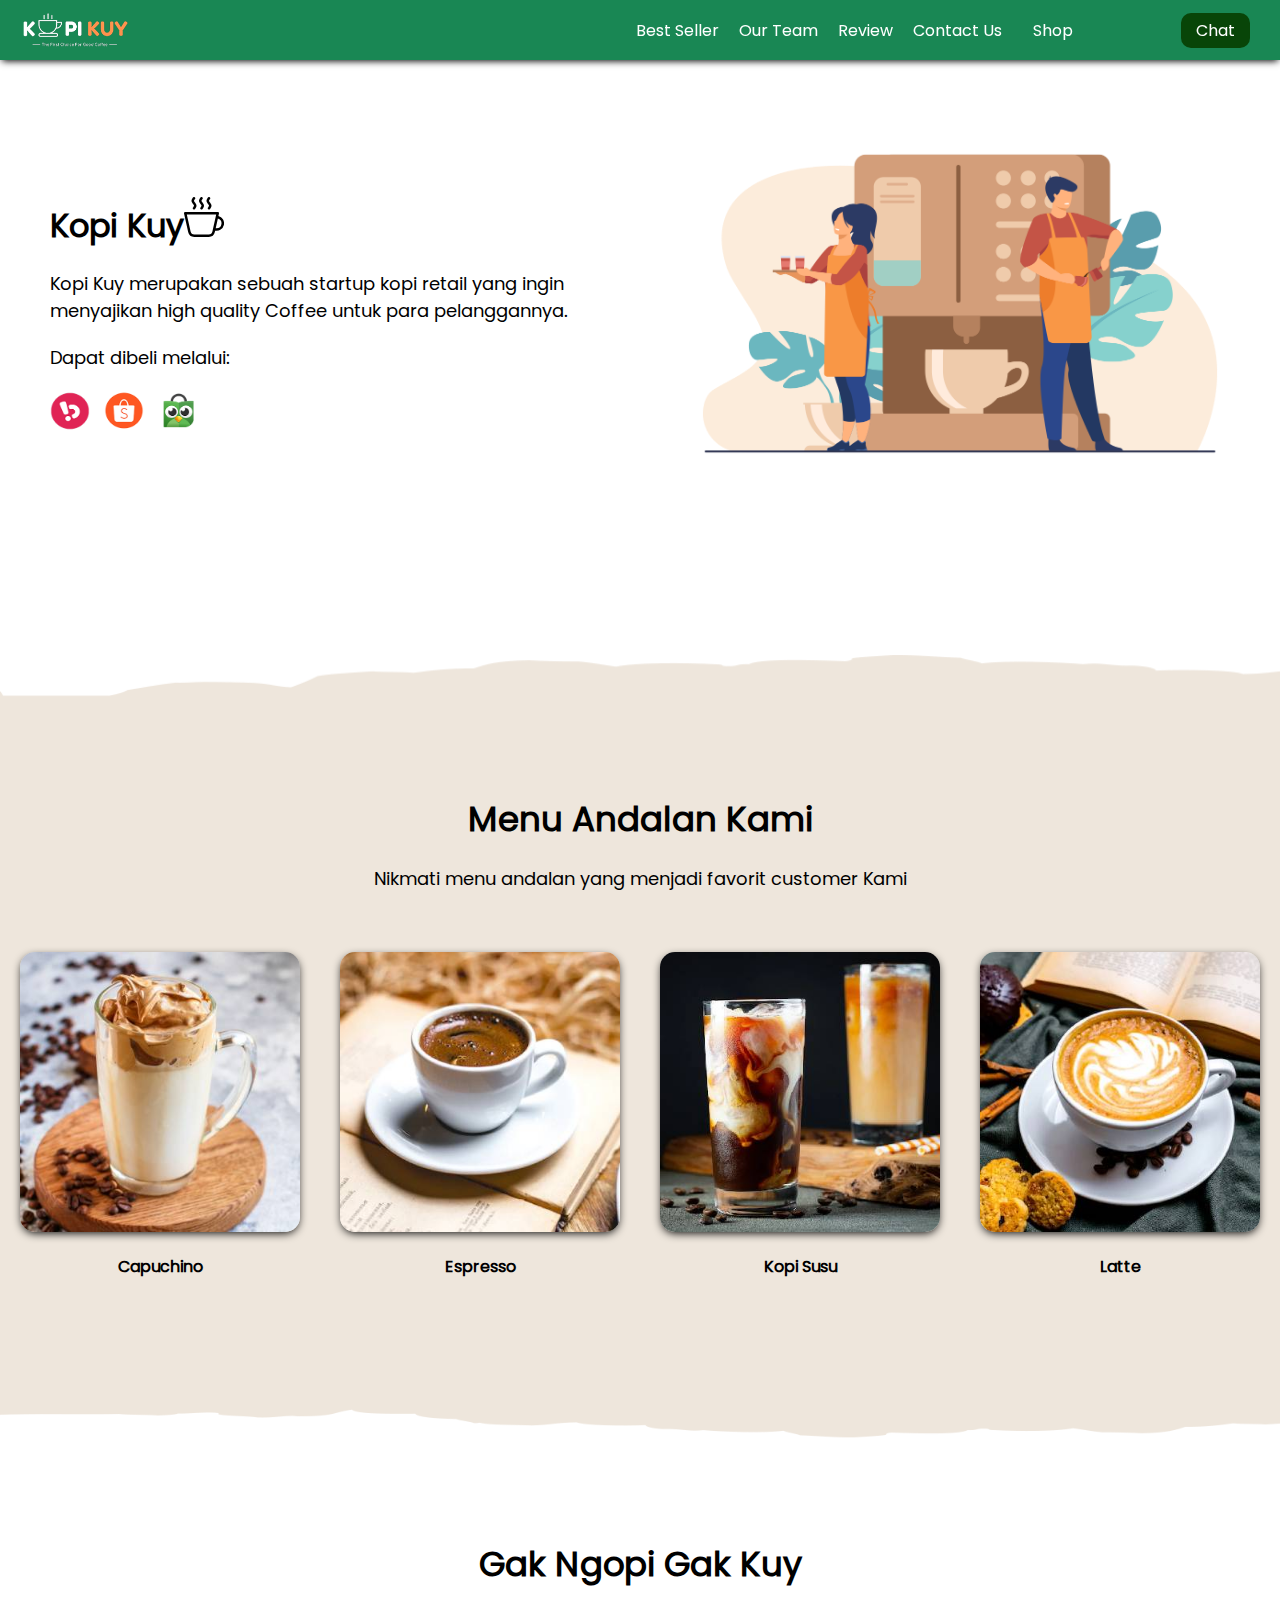
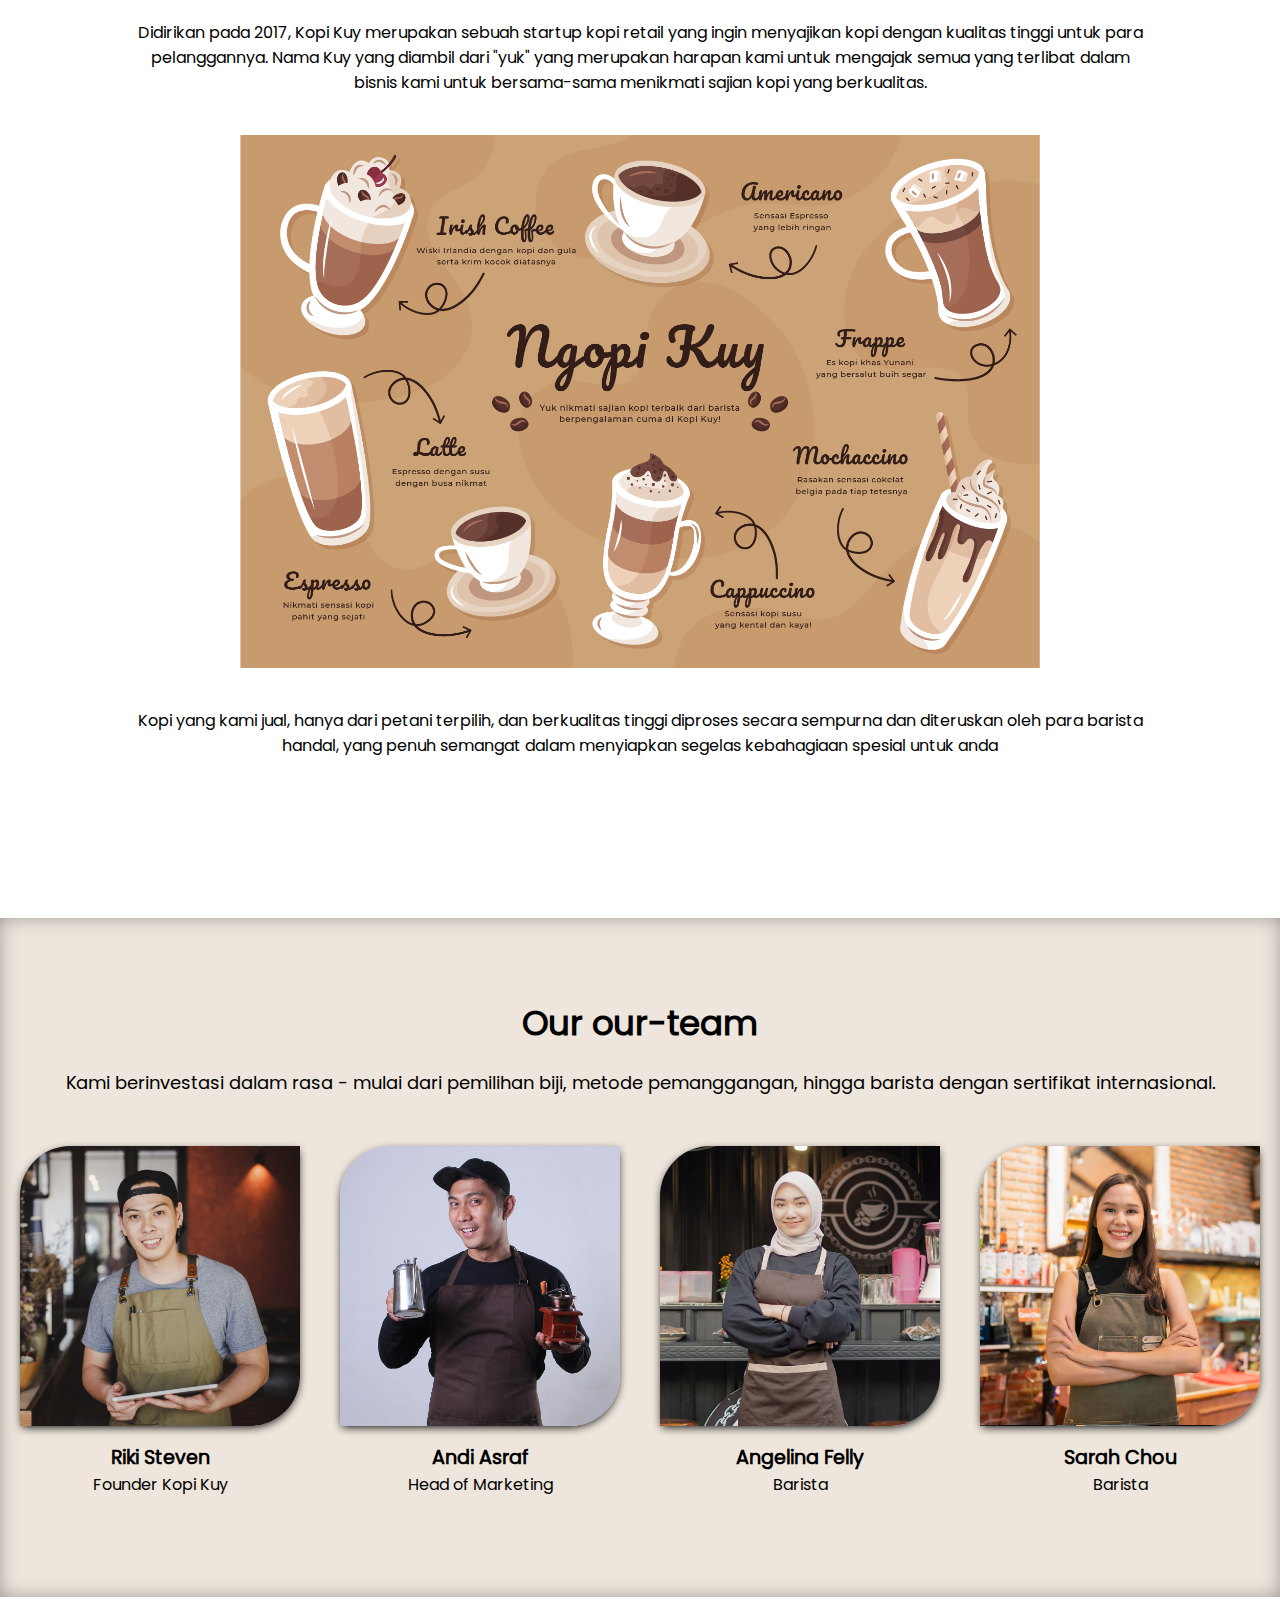
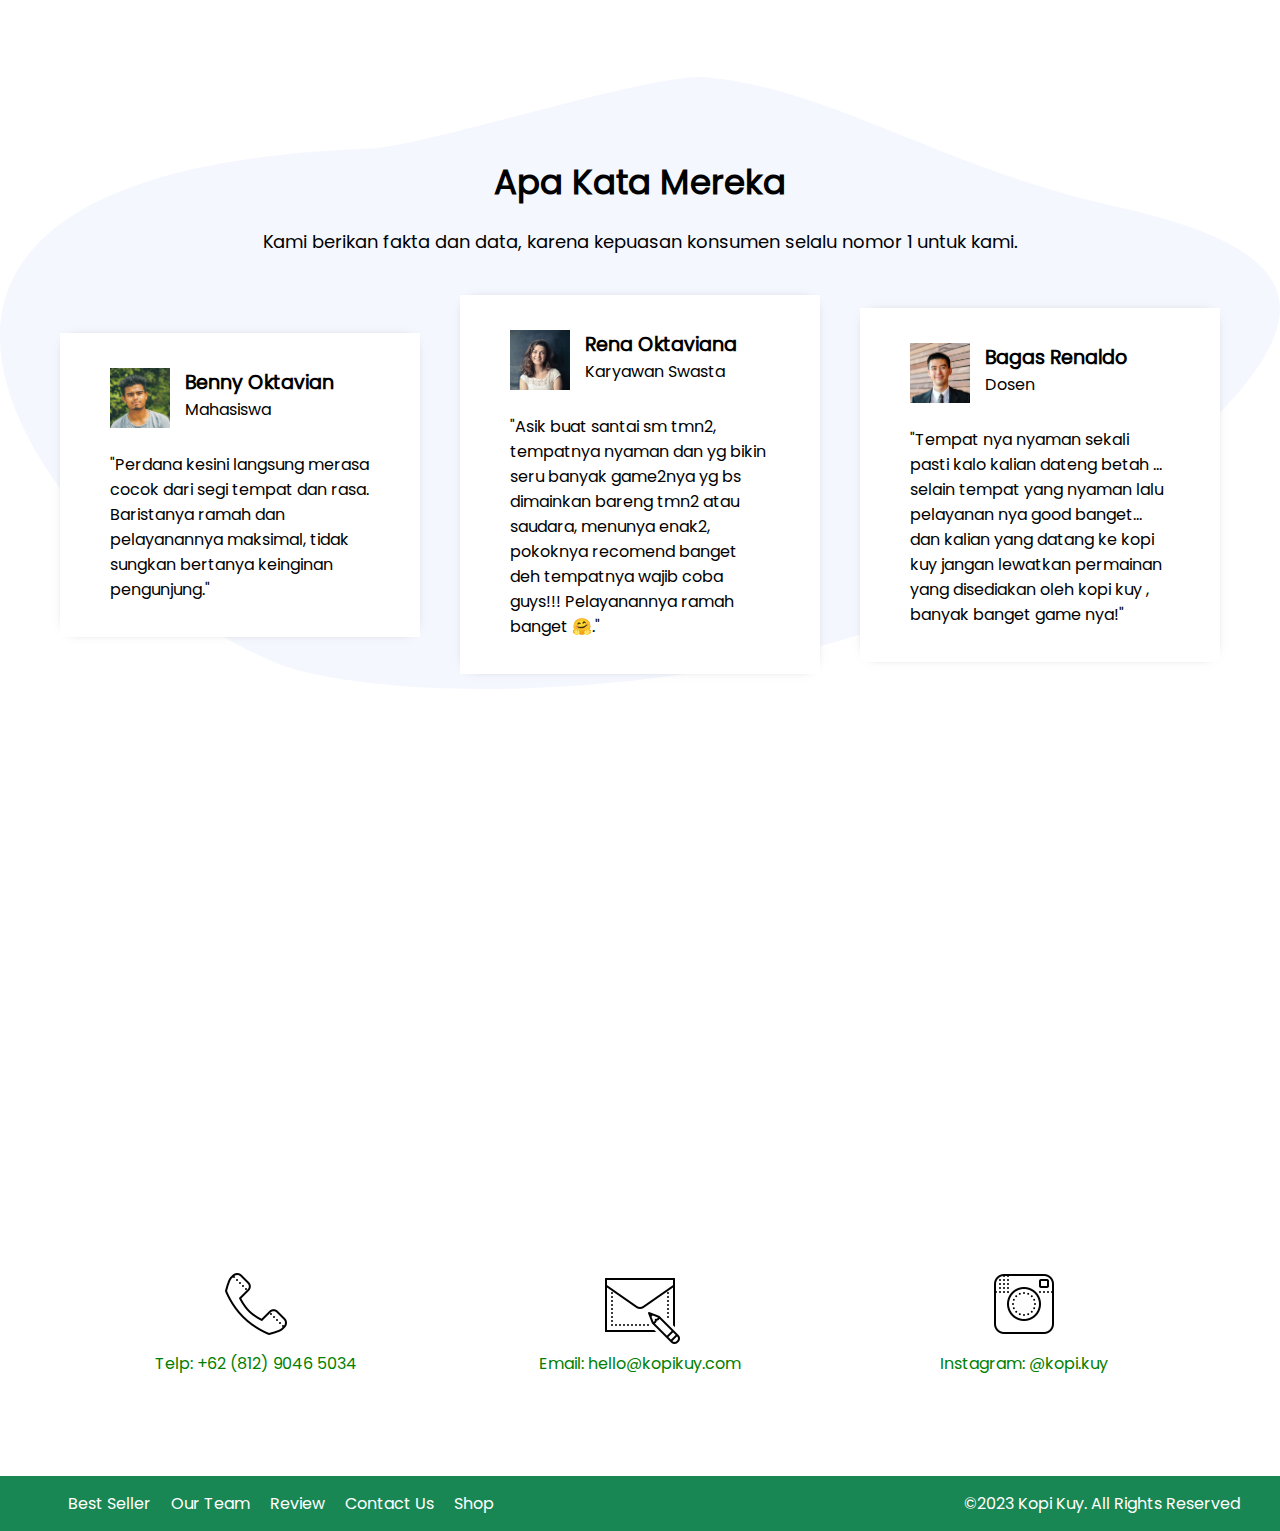
<file: index.html>
<!DOCTYPE html>
<html lang="id">

<head>
    <meta charset="UTF-8">
    <meta http-equiv="X-UA-Compatible" content="IE=edge">
    <meta name="viewport" content="width=device-width, initial-scale=1.0">
    <link rel="shortcut icon" href="images/favicon.ico" type="image/x-icon">
    <title>Website Kopi Kuy</title>
    <link rel="stylesheet" href="css/style.css">
</head>

<body>
    <nav>
        <img class="logo" src="images/logo/logo_kuy.png">
        <div class="navigasi">
            <a href="#best-seller">Best Seller</a>
            <a href="#our-team">Our Team</a>
            <a href="#review">Review</a>
            <a href="#contact-us">Contact Us</a>
        </div>
        <a class="shop" href="produk.html">Shop</a>
        <a class="chat" href="https://wa.me/628123456?text=Saya ingin bertanya" target="_blank">Chat</a>
    </nav>

    <!--Tulis kode header mulai di baris 28-->

     <header>
         <div class="kiri">
           <h1>
            Kopi Kuy<img src="images/icon/icon_kopi.svg" alt="">
            </h1>
            <p>
                Kopi Kuy merupakan sebuah startup kopi retail yang ingin menyajikan
                high quality Coffee untuk para pelanggannya.
            </p>
            <p>
                Dapat dibeli melalui:
            </p>
            <div class="olshop">
                <img src="images/logo/logo_bukalapak.png" alt="">
                <img src="images/logo/logo_shopee.png" alt="">
                <img src="images/logo/logo_tokopedia.png" alt="">
                
            </div>

         </div>
          <div class="kanan">
             <img src="images/header/header4.png"alt">
             <p></p>
          </div>
     </header>


     <section class="best-seller" id="best-seller">
        <h2>
            Menu Andalan Kami
        </h2>
        <P>
            Nikmati menu andalan yang menjadi favorit customer Kami
        </P>

        <div class="produk">
            <img src="images/produk/product_capuchino.jpg" alt="">
            <p>Capuchino</p>
        </div>
        <div class="produk">
            <img src="images/produk/product_espresso.jpg" alt="">
            <p>Espresso</p>
        </div>
        <div class="produk">
            <img src="images/produk/product_kopi_susu.jpg" alt="">
            <p>Kopi Susu</p>
        </div>
        <div class="produk">
            <img src="images/produk/product_latte.jpg" alt="">
            <p>Latte</p>
        </div>
     </section>


     <section class="about-us" id="about-us">
        <h2>
            Gak Ngopi Gak Kuy
        </h2>
        <p>
            Didirikan pada 2017, Kopi Kuy merupakan sebuah startup kopi retail
            yang ingin menyajikan kopi dengan kualitas tinggi untuk para pelanggannya.
            Nama Kuy yang diambil dari "yuk" yang merupakan harapan kami untuk mengajak semua
            yang terlibat dalam bisnis kami untuk bersama-sama menikmati sajian kopi yang berkualitas.    
        </p>
        <img src="images/about-us/aset_kopi_jumbo.png" alt="">
        <p>
            Kopi yang kami jual, hanya dari petani terpilih, dan berkualitas tinggi diproses
            secara sempurna dan diteruskan oleh para barista handal, yang penuh semangat
            dalam menyiapkan segelas kebahagiaan spesial untuk anda
        </p>
     </section>

     <section class="our-team" id="our-team">
        <h2>Our our-team
        </h2>
        <p>
            Kami berinvestasi dalam rasa - mulai dari pemilihan biji, metode pemanggangan,
            hingga barista dengan sertifikat internasional.
        </p>
        <div class="team">
            <img src="images/team/team1.jpg" alt="">
            <h3>Riki Steven</h3>
            <p>Founder Kopi Kuy</p>
        </div>       
        <div class="team"> 
            <img src="images/team/team2.jpg" alt="">
            <h3>Andi Asraf</h3>
            <p>Head of Marketing</p>
        </div>
        <div class="team">
            <img src="images/team/team3.jpg" alt="">
            <h3>Angelina Felly</h3>
            <p>Barista</p>
        </div>
        <div class="team">
            <img src="images/team/team4.jpg" alt="">
            <h3>Sarah Chou</h3>
            <p>Barista</p>
        </div>

     </section>


<section class="review" id="review">
    <h2>
        Apa Kata Mereka
    </h2>
    <p>Kami berikan fakta dan data, karena kepuasan konsumen selalu nomor 1 untuk kami.
</p>

<div class="testimoni">
    <img src="images/customer/customer1.jpg" alt="">
    <div class="profile">
        <h3>Benny Oktavian</h3>
        <p>Mahasiswa</p>
    </div>
    <p>"Perdana kesini langsung merasa cocok dari segi tempat dan rasa.
    Baristanya ramah dan pelayanannya maksimal, tidak sungkan bertanya keinginan pengunjung."
</p>
</div>
<div class="testimoni">
    <img src="images/customer/customer2.jpg" alt="">
    <div class="profile">
        <h3>Rena Oktaviana</h3>
        <p>Karyawan Swasta</p>
    </div>
    <p>"Asik buat santai sm tmn2, tempatnya nyaman dan yg bikin seru banyak game2nya
    yg bs dimainkan bareng tmn2 atau saudara, menunya enak2, pokoknya recomend
    banget deh tempatnya wajib coba guys!!! Pelayanannya ramah banget 🤗."
    </p>
</div>
<div class="testimoni">
    <img src="images/customer/customer3.jpg" alt="">
    <div class="profile">
        <h3>Bagas Renaldo</h3>
        <p>Dosen</p>
    </div>
    <p>"Tempat nya nyaman sekali pasti kalo kalian dateng betah ...
    selain tempat yang nyaman lalu pelayanan nya good banget...
    dan kalian yang datang ke kopi kuy jangan lewatkan permainan yang disediakan
    oleh kopi kuy , banyak banget game nya!"
</p>
</div>

</section>


<section class="contact-us" id="contact-us">
    <iframe src="https://www.google.com/maps/embed?pb=!1m14!1m8!1m3!1d7932.741866032694!2d106.668581!3d-6.214715!3m2!1i1024!2i768!4f13.1!3m3!1m2!1s0x2e69f9912c7f297b%3A0xe5a3a671dae861ab!2sKopi%20kuy!5e0!3m2!1sid!2sid!4v1680617229460!5m2!1sid!2sid"allowfullscreen="" loading="lazy" referrerpolicy="no-referrer-when-downgrade"></iframe>

    <div class="kontak">
        <img src="images/icon/icon_phone.png" alt="">
        <p>Telp: +62 (812) 9046 5034</p>
    </div>
    <div class="kontak">
        <img src="images/icon/icon_mail.png" alt="">
        <p>Email: hello@kopikuy.com</p>
    </div>
    <div class="kontak">
        <img src="images/icon/icon_instagram.png" alt="">
        <p>Instagram: @kopi.kuy</p>
    </div>

</section>
  

<footer>
    <div class="navigasi">
        <a href="#best-seller">Best Seller</a>
        <a href="#our-team">Our Team</a>
        <a href="#review">Review</a>
        <a href="#contact-us">Contact Us</a>
        <a href="#produk.html">Shop</a>
    </div>
    <p>&copy;2023 Kopi Kuy. All Rights Reserved</p>
</footer>


</body>

</html>
</file>
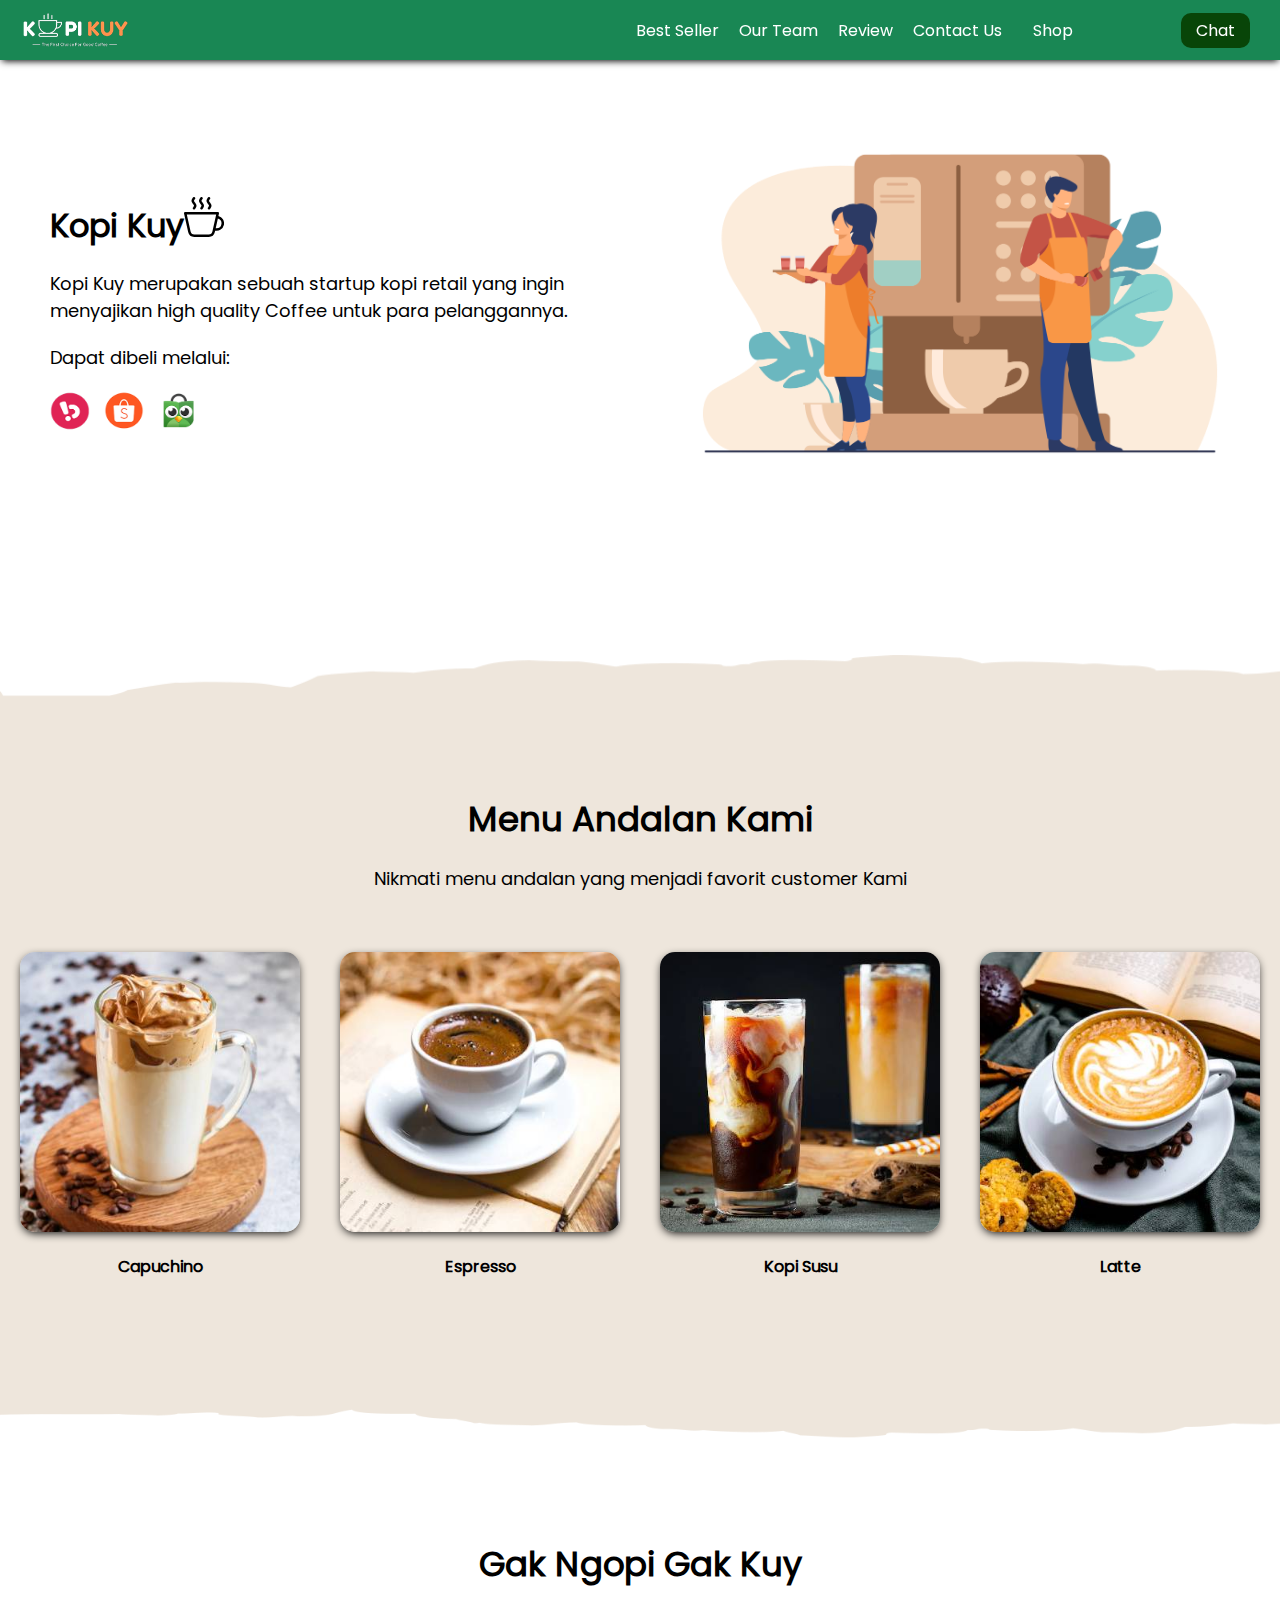
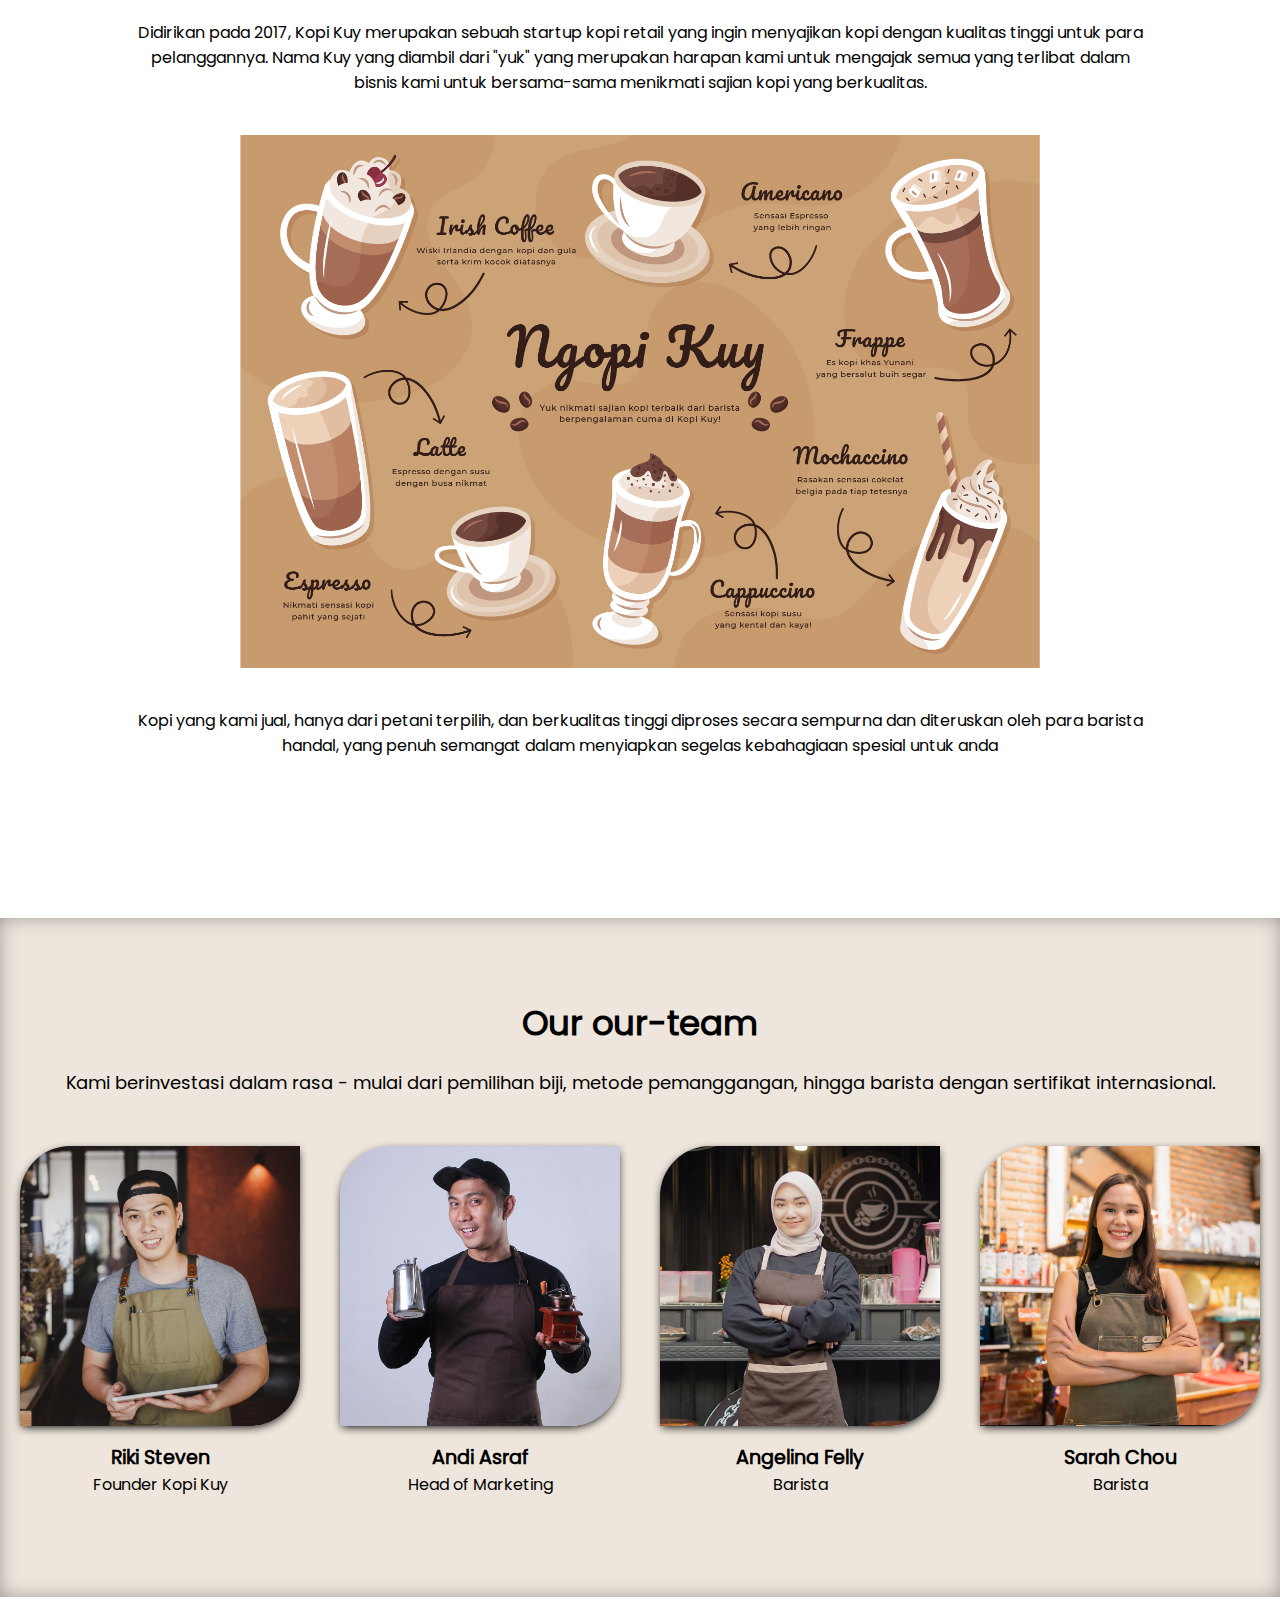
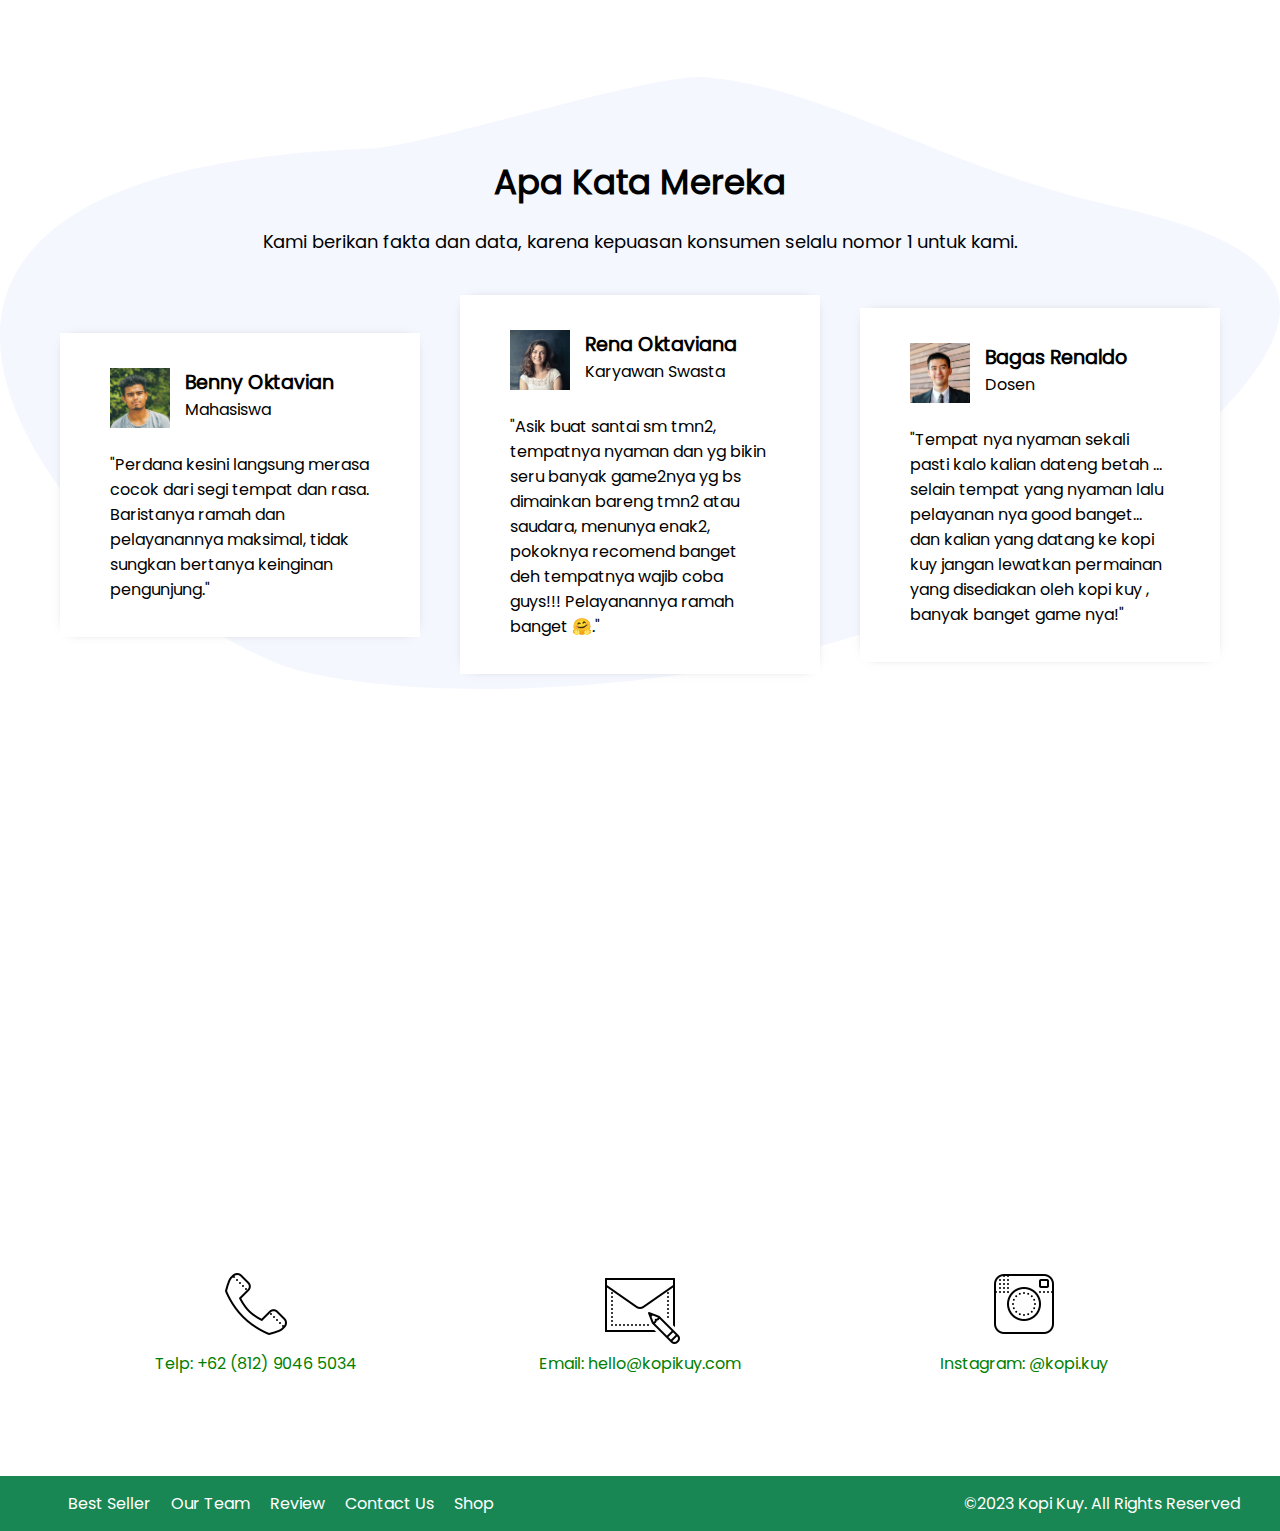
<file: index LIA.html>
<!DOCTYPE html>
<html lang="id">

<head>
    <meta charset="UTF-8">
    <meta http-equiv="X-UA-Compatible" content="IE=edge">
    <meta name="viewport" content="width=device-width, initial-scale=1.0">
    <link rel="shortcut icon" href="images/favicon.ico" type="image/x-icon">
    <title>Website Kopi Kuy</title>
    <link rel="stylesheet" href="css/style.css">
</head>

<body>
    <nav>
        <img class="logo" src="images/logo/logo_kuy.png">
        <div class="navigasi">
            <a href="#best-seller">Best Seller</a>
            <a href="#our-team">Our Team</a>
            <a href="#review">Review</a>
            <a href="#contact-us">Contact Us</a>
        </div>
        <a class="shop" href="produk.html">Shop</a>
        <a class="chat" href="https://wa.me/628123456?text=Saya ingin bertanya" target="_blank">Chat</a>
    </nav>

    <!--Tulis kode header mulai di baris 28-->

    <header>
        <div class="kiri">
            <h1>
                Kopi Kuy<img src="images/icon/icon_kopi.svg" alt="">
            </h1>
            <p>
                Kopi Kuy merupakan sebuah startup kopi retail yang ingin menyajikan
                high quality Coffee untuk para pelanggannya.
            </p>
            <p>
                Dapat dibeli melalui:
            </p>
            <div class="olshop">
                <img src="images/logo/logo_bukalapak.png" alt="">
                <img src="images/logo/logo_shopee.png" alt="">
                <img src="images/logo/logo_tokopedia.png" alt="">

            </div>

        </div>
        <div class="kanan">
            <img src="images/header/header4.png" alt">
            <p></p>
        </div>
    </header>


    <section class="best-seller" id="best-seller">
        <h2>
            Menu Andalan Kami
        </h2>
        <P>
            Nikmati menu andalan yang menjadi favorit customer Kami
        </P>

        <div class="produk">
            <img src="images/produk/product_capuchino.jpg" alt="">
            <p>Capuchino</p>
        </div>
        <div class="produk">
            <img src="images/produk/product_espresso.jpg" alt="">
            <p>Espresso</p>
        </div>
        <div class="produk">
            <img src="images/produk/product_kopi_susu.jpg" alt="">
            <p>Kopi Susu</p>
        </div>
        <div class="produk">
            <img src="images/produk/product_latte.jpg" alt="">
            <p>Latte</p>
        </div>
    </section>


    <section class="about-us" id="about-us">
        <h2>
            Gak Ngopi Gak Kuy
        </h2>
        <p>
            Didirikan pada 2017, Kopi Kuy merupakan sebuah startup kopi retail
            yang ingin menyajikan kopi dengan kualitas tinggi untuk para pelanggannya.
            Nama Kuy yang diambil dari "yuk" yang merupakan harapan kami untuk mengajak semua
            yang terlibat dalam bisnis kami untuk bersama-sama menikmati sajian kopi yang berkualitas.
        </p>
        <img src="images/about-us/aset_kopi_jumbo.png" alt="">
        <p>
            Kopi yang kami jual, hanya dari petani terpilih, dan berkualitas tinggi diproses
            secara sempurna dan diteruskan oleh para barista handal, yang penuh semangat
            dalam menyiapkan segelas kebahagiaan spesial untuk anda
        </p>
    </section>

    <section class="our-team" id="our-team">
        <h2>Our our-team
        </h2>
        <p>
            Kami berinvestasi dalam rasa - mulai dari pemilihan biji, metode pemanggangan,
            hingga barista dengan sertifikat internasional.
        </p>
        <div class="team">
            <img src="images/team/team1.jpg" alt="">
            <h3>Riki Steven</h3>
            <p>Founder Kopi Kuy</p>
        </div>
        <div class="team">
            <img src="images/team/team2.jpg" alt="">
            <h3>Andi Asraf</h3>
            <p>Head of Marketing</p>
        </div>
        <div class="team">
            <img src="images/team/team3.jpg" alt="">
            <h3>Angelina Felly</h3>
            <p>Barista</p>
        </div>
        <div class="team">
            <img src="images/team/team4.jpg" alt="">
            <h3>Sarah Chou</h3>
            <p>Barista</p>
        </div>

    </section>


    <section class="review" id="review">
        <h2>
            Apa Kata Mereka
        </h2>
        <p>Kami berikan fakta dan data, karena kepuasan konsumen selalu nomor 1 untuk kami.
        </p>

        <div class="testimoni">
            <img src="images/customer/customer1.jpg" alt="">
            <div class="profile">
                <h3>Benny Oktavian</h3>
                <p>Mahasiswa</p>
            </div>
            <p>"Perdana kesini langsung merasa cocok dari segi tempat dan rasa.
                Baristanya ramah dan pelayanannya maksimal, tidak sungkan bertanya keinginan pengunjung."
            </p>
        </div>
        <div class="testimoni">
            <img src="images/customer/customer2.jpg" alt="">
            <div class="profile">
                <h3>Rena Oktaviana</h3>
                <p>Karyawan Swasta</p>
            </div>
            <p>"Asik buat santai sm tmn2, tempatnya nyaman dan yg bikin seru banyak game2nya
                yg bs dimainkan bareng tmn2 atau saudara, menunya enak2, pokoknya recomend
                banget deh tempatnya wajib coba guys!!! Pelayanannya ramah banget 🤗."
            </p>
        </div>
        <div class="testimoni">
            <img src="images/customer/customer3.jpg" alt="">
            <div class="profile">
                <h3>Bagas Renaldo</h3>
                <p>Dosen</p>
            </div>
            <p>"Tempat nya nyaman sekali pasti kalo kalian dateng betah ...
                selain tempat yang nyaman lalu pelayanan nya good banget...
                dan kalian yang datang ke kopi kuy jangan lewatkan permainan yang disediakan
                oleh kopi kuy , banyak banget game nya!"
            </p>
        </div>

    </section>


    <section class="contact-us" id="contact-us">
        <iframe
            src="https://www.google.com/maps/embed?pb=!1m14!1m8!1m3!1d7932.741866032694!2d106.668581!3d-6.214715!3m2!1i1024!2i768!4f13.1!3m3!1m2!1s0x2e69f9912c7f297b%3A0xe5a3a671dae861ab!2sKopi%20kuy!5e0!3m2!1sid!2sid!4v1680617229460!5m2!1sid!2sid"
            allowfullscreen="" loading="lazy" referrerpolicy="no-referrer-when-downgrade"></iframe>

        <div class="kontak">
            <img src="images/icon/icon_phone.png" alt="">
            <p>Telp: +62 (812) 9046 5034</p>
        </div>
        <div class="kontak">
            <img src="images/icon/icon_mail.png" alt="">
            <p>Email: hello@kopikuy.com</p>
        </div>
        <div class="kontak">
            <img src="images/icon/icon_instagram.png" alt="">
            <p>Instagram: @kopi.kuy</p>
        </div>

    </section>


    <footer>
        <div class="navigasi">
            <a href="#best-seller">Best Seller</a>
            <a href="#our-team">Our Team</a>
            <a href="#review">Review</a>
            <a href="#contact-us">Contact Us</a>
            <a href="#produk.html">Shop</a>
        </div>
        <p>&copy;2023 Kopi Kuy. All Rights Reserved</p>
    </footer>


</body>

</html>
</file>
<file: css/style.css>
/* Kode * di bawah ini untuk mereset tampilan setiap web browser supaya seragam */

* {
   box-sizing: border-box;
   margin: 0;
   padding: 0;
}

html {
   /* scroll-behavior: smooth agar scroll ketika klik pada navigasi menjadi halus */
   scroll-behavior: smooth;
}

/* 
Kode di bawah ini untuk mengatur nav sampai footer agar memiliki tampilan flexibel
selengkapnya akan di bahas di hari ke 3
*/

nav,
header,
section,
footer {
   /* 
      display: flex memiliki pengaturan yang dapat mengatur agar elemen
      di dalamnya memiliki ukuran yang fleksibel
      digunakan saat ada elemen yang isinya lebih dari satu kolom
   */
   display: flex;
   /* 
      align-items: center mengatur elemen di dalamnya rata tengah vertikal
   */
   align-items: center;

   /* 
      justify-content: center mengatur elemen di dalamnya rata tengah horizontal
   */
   justify-content: center;

   /* 
      flex-wrap: wrap mengatur agar jika lebar elemen berlebih, maka elemen
      akan otomatis diletakan di baris baru (tidak dipaksakan di satu baris)
   */
   flex-wrap: wrap;
}



/* 
Kode @font-face untuk menginstall font ke dalam Website 
src adalah untuk lokasi fontnya, font dapat di cari di website https://fonts.google.com/
dengan memberi nama family, maka kita mendaftarkan font tersebut ke dalam website
*/

@font-face {
   src: url(../fonts/poppins.woff2);
   font-family: 'Poppins';
}

body {
   /* 
   mendaftarkan semua teks pada body menjadi family Poppins 
   kenapa pada body? karena elemen body membungkus semua elemen dari nav section sampai footer
   */
   font-family: 'Poppins';
}

/*
Misalnya ada font dari google yang bernama Irish Grover yang berada di:
https://fonts.gstatic.com/s/irishgrover/v23/buExpoi6YtLz2QW7LA4flVgv__RP.woff2

maka bisa coba copy kode berikut untuk menginstall font tadi:

@font-face {
  font-family: 'Irish Grover';
  font-style: normal;
  font-weight: 400;
  src: url(https://fonts.gstatic.com/s/irishgrover/v23/buExpoi6YtLz2QW7LA4flVgv__RP.woff2) format('woff2');
}

Jika kode di atas sudah di copy
Nanti pada element yang ingin menggunakan font Irish Grover Tadi, tinggal diganti font-familynya
misal mau mengganti h1 dan h2 maka kodenya sebagai berikut:

h1,h2 {
   font-family: 'Irish Grover';
}

*/


a {
   /* menghilangkan garis bawah pada link */
   text-decoration: none;

   /* 
   color: adalah untuk mengganti warna tulisan.
   color:unset digunakan pada a untuk menghilangkan warna bawaan pada link (biasanya warna biru) 
   */
   color: unset;
}

h2 {
   /* mengatur ukuran huruf ke 34 pixel */
   font-size: 34px;
}

h3 {
   /* mengatur ukuran huruf ke 1.2rem */
   font-size: 1.2rem;
}

h1,
h2,
h3 {
   /* mengatur tebal huruf bisa bold, normal*/
   font-weight: bold;
}

img {
   /* 
      kode max-width artinya lebar maksimal
      mengatur agar semua elemen img memiliki lebar maksimal 100% agar
      besar gambar tidak melebihi layar ataupun elemen pembungkus
   */
   max-width: 100%;
}

/* Navigasi */

nav {
   /* 
   background-color mengatur warna latar belakang 
   untuk pengguna hp, pergantian warna tidak bisa seperti vs code
   hanya dapat menggunakan warna bahasa inggris seperti: red, green, brown, purple dsb
   untuk pengguna vscode silahkan arahkan mouse ke kotak warna di bawah
   untuk mengganti warna sesuai keinginan
   */
   background-color: #198754;

   /* box-shadow membuat efek bayangan */
   box-shadow: 0 3px 7px -2px #000;

   /* width mengatur lebar elemen. 100% agar lebarnya full dari kiri sampai kanan layar */
   width: 100%;

   /* 
   padding digunakan untuk memberi jarak ke dalam. 
   efeknya bila digunakan pada elemen yang memiliki warna latar akan membuat elemen tersebut 'gemuk'
   padding-top artinya jarak ke atas, nilai padding dapat berupa
   padding-top, padding-bottom, padding-left, padding-right
   */
   padding-top: 10px;
   padding-bottom: 10px;

   /* 
   position mengatur posisi elemen, position:fixed supaya elemen nav akan ikut menempel di atas layar
   saat kita scroll ke bawah. Jika ingin navigasi gak nempel, bisa menggunakan position:static;
   */
   position: fixed;

   /* Nilai z-index semakin besar, maka elemen akan semakin di depan */
   z-index: 500;
}

img.logo {
   /* height mengatur tinggi elemen */
   height: 40px;
   /* penjelasan margin mirip dengan padding, fungsinya untuk memberi jarak pada elemen */
   margin-left: 20px;
}

div.navigasi {
   margin-left: auto;
   margin-right: 15px;
}

nav a {
   color: #fff;
   padding-left: 8px;
   padding-right: 8px;
}

a.shop {
   margin-right: 100px;
}

a.chat {
   margin-right: 30px;
   background-color: rgb(8, 69, 8);
   color: #fff;
   padding-top: 5px;
   padding-right: 15px;
   padding-bottom: 5px;
   padding-left: 15px;
   border-radius: 10px;
}


/* 
   PERHATIKAN bahwa dalam mengatur elemen, nama elemen langsung ditulis
   sedangkan untuk mengatur class, dibutuhkan tanda titik (.) terlebih dulu
   img {} berarti seluruh elemen dengan tag img (<img src="....">), 
   sedangkan .img artinya hanya elemen dengan class img (<img class="img" src="...">) 
*/


/* HEADER */


header,
section {
   /*
    padding mengatur jarak ke dalam
    pada padding dan margin ditambahkan top / right / bottom / top 
    untuk mengatur jarak masing-masing 
   */
   padding-top: 80px;
   padding-bottom: 80px;

   /* margin mengatur jarak ke luar */
   margin-bottom: 80px;
}

/* penulisan CSS dapat digabung dengan beberapa elemen */
header div.kiri,
header div.kanan {
   /* width mengatur lebar elemen. 50% artinya setengah ukuran elemen pembungkus */
   width: 50%;
   padding: 50px;
}

header h1 {
   margin-bottom: 20px;
}

header p {
   /* font-size digunakan untuk mengatur ukuran huruf */
   font-size: 18px;
   margin-bottom: 20px;
}

div.olshop img {
   width: 40px;
   /* aspect-ratio:1 agar tinggi menyesuaikan width */
   aspect-ratio: 1;
   margin-right: 10px;
}

/* Best Seller */

section.best-seller {
   position: relative;

   /* background-color mengatur warna latar belakang elemen */
   background-color: #EEE6DC;

   /* text-align mengatur rata tulisan, bisa bernilai: left, right, center, justify */
   text-align: center;
}

/* 
terkait position, after, dan before memerlukan pemahaman mendalam
terkait layout pada CSS untuk dapat memahami secara penuh 
*/

section.best-seller::before,
section.best-seller::after {
   position: absolute;
   content: "";
   width: 100%;
   height: 76px;

   /* background-image untuk menambahkan gambar sebagai background */
   background-image: url(../images/background/garis-atas.png);

   /*background-size agar gambar latar menyesuaikan tinggi / lebar elemen */
   background-size: cover;

   top: -60px;
   left: 0;
}

section.best-seller::after {
   height: 60px;
   background-image: url(../images/background/garis-bawah.png);
   top: unset;
   bottom: -60px;
}

section.best-seller h2 {
   margin-bottom: 20px;
   width: 100%;
}

/* 
Penulisan section.best-seller > p berarti mengatur elemen p yang langsung
di bungkus oleh elemen <section class="best-seller">
aturan ini tidak berlaku untuk elemen <p> yang ada di dalam <div class="produk">
*/

section.best-seller>p {
   font-size: 18px;
   margin-bottom: 40px;
   width: 100%;
}

div.produk {
   /* 
      Penulisan padding dan margin seperti padding:20px ini penulisan singkat 
      yang berarti top, right, bottom, left nilainya sama, yaitu 20px 
   */
   padding: 20px;
   width: 25%;
}

div.produk img {
   /* transition membuat animasi transisi dari perubahan style, 0.3s berarti 0.3 detik */
   transition: all 0.3s ease;

   /* border-radius  Membuat sudut membulat */
   border-radius: 15px;

   /* box-shadow membuat efek bayangan */
   box-shadow: 0 3px 10px -2px #000;
}

/*

kode div.produk img:hover akan dijalankan saat mouse ada di atas elemen <img> yang ada
di dalam <div class="produk"> 
karena ada efek transition pada div.produk img 
maka akan menghasilkan efek animasi yang smooth

*/
div.produk img:hover {

   /* membuat transformasi, bisa berupa scale(1.05), rotate(180deg), translateY(-50px), dsb */
   transform: scale(0.9);
   border-radius: 50%;
}

div.produk p {
   margin-top: 15px;
   font-weight: bold;
}



/* About US */

section.about-us {
   /* max-width: 80%; mengatur lebar maksimal elemen tidak boleh melebihi 80% layar */
   max-width: 80%;

   /* margin-left dan margin-right auto akan membuat posisi elemen berada di tengah */
   margin-left: auto;
   margin-right: auto;
   text-align: center;
}

section.about-us h2 {
   margin-bottom: 30px;
   width: 100%;
}

section.about-us img {
   /* 
      Penulisan width: 800px dan max-width: 100% mengatur agar
      elemen memiliki lebar 800px namun tidak boleh melebihi 100% ukuran layar
   */
   width: 800px;
   max-width: 100%;
   margin: auto;
}

/*
section.about-us p:nth-child(2) berarti mengatur elemen ke 2 dengan jenis <p>
yang ada di dalam <section class="about-us">
*/

section.about-us p:nth-child(2) {
   margin-bottom: 40px;
}

section.about-us p:nth-child(4) {
   margin-top: 40px;
}


/* OUR TEAM */

section.our-team {
   background-color: #EEE6DC;
   box-shadow: inset 0px 0px 23px -6px #707070;
   text-align: center;
}

section.our-team h2 {
   margin-bottom: 20px;
   width: 100%;
}

section.our-team>p {
   margin-bottom: 30px;
   font-size: 18px;
   width: 800px;
   max-width: 90%;
   margin-left: auto;
   margin-right: auto;
   width: 100%;
}

div.team {
   width: 25%;
   padding: 20px;
}

div.team img {
   width: 100%;
   aspect-ratio: 1/1;
   object-fit: cover;
   box-shadow: 0 3px 10px -2px #000;
   border-radius: 50px 0px 50px 0px;
   margin-bottom: 10px;
}


/* REVIEW */

section.review {
   background-image: url(../images/background/bg-review.svg);
   /* 
      background-size: contain;
      membuat gambar latar belakang tidak terpotong
   */
   background-size: contain;

   /* 
      background-repeat: no-repeat;
      membuat gambar latar belakang tidak diulang (duplikat)
   */
   background-repeat: no-repeat;
   padding-left: 40px;
   padding-right: 40px;
   justify-content: space-around;
   /* align-items: stretch; membuat tinggi elemen di dalam .review .baris seragam */
   text-align: center;
}

section.review h2 {
   margin-bottom: 20px;
   width: 100%;
}

section.review>p {
   margin-bottom: 40px;
   font-size: 18px;
   width: 100%;
}

div.testimoni {
   width: 30%;
   display: flex;
   flex-wrap: wrap;
   padding: 35px 50px;
   box-shadow: 0px 0px 12px -10px #000;
   background-color: #fff;
}

div.testimoni img {
   width: 60px;
   height: 60px;
   margin-right: 15px;
   object-fit: cover;
}

div.profile {
   text-align: left;
   display: block;
   margin-bottom: 30px;
   width: calc(100% - 75px);
}

div.profile p {
   width: 100%;
   text-align: left;
}

div.testimoni>p {
   width: 100%;
   text-align: left;
}

*[data-from="tmp"]>* {
   position: relative;
}

*[data-from="tmp"]>*:nth-child(1):before {
   position: absolute;
   color: red;
   bottom: 40px;
   content: "prakerja";
   font-size: 13px;
   z-index: 10;
   text-decoration: line-through;
}

/* CONTACT US */
section.contact-us {
   margin-bottom: 20px;
}

section.contact-us iframe {
   width: 100%;
   height: 300px;
   border: 0;
}

div.kontak {
   width: 30%;
   /* color mengatur warna tulisan */
   color: green;
   text-align: center;
   margin-top: 50px;
}


/* FOOTER */

footer {
   background-color: #198754;
   padding-top: 15px;
   padding-bottom: 15px;
   color: #fff;
   padding-right: 40px;
   padding-left: 40px;
}

footer div.navigasi {
   margin-left: 20px;
   margin-right: auto;
}

footer div.navigasi a {
   padding: 8px;
}


@media (max-width:600px) {
   header div.kiri,
      header div.kanan {
         width: 100%;
         padding: 33px;
         text-align: center;
      }

div.navigasi {
   display: none;
}

a.shop {
   margin-right: 20px;
   margin-left: auto;
}
div.team,
div.produk,
div.kontak{width:50%}

div.testimoni {width: 100%;
   padding: 20px;
margin-bottom: 30px;}
}
</file>
